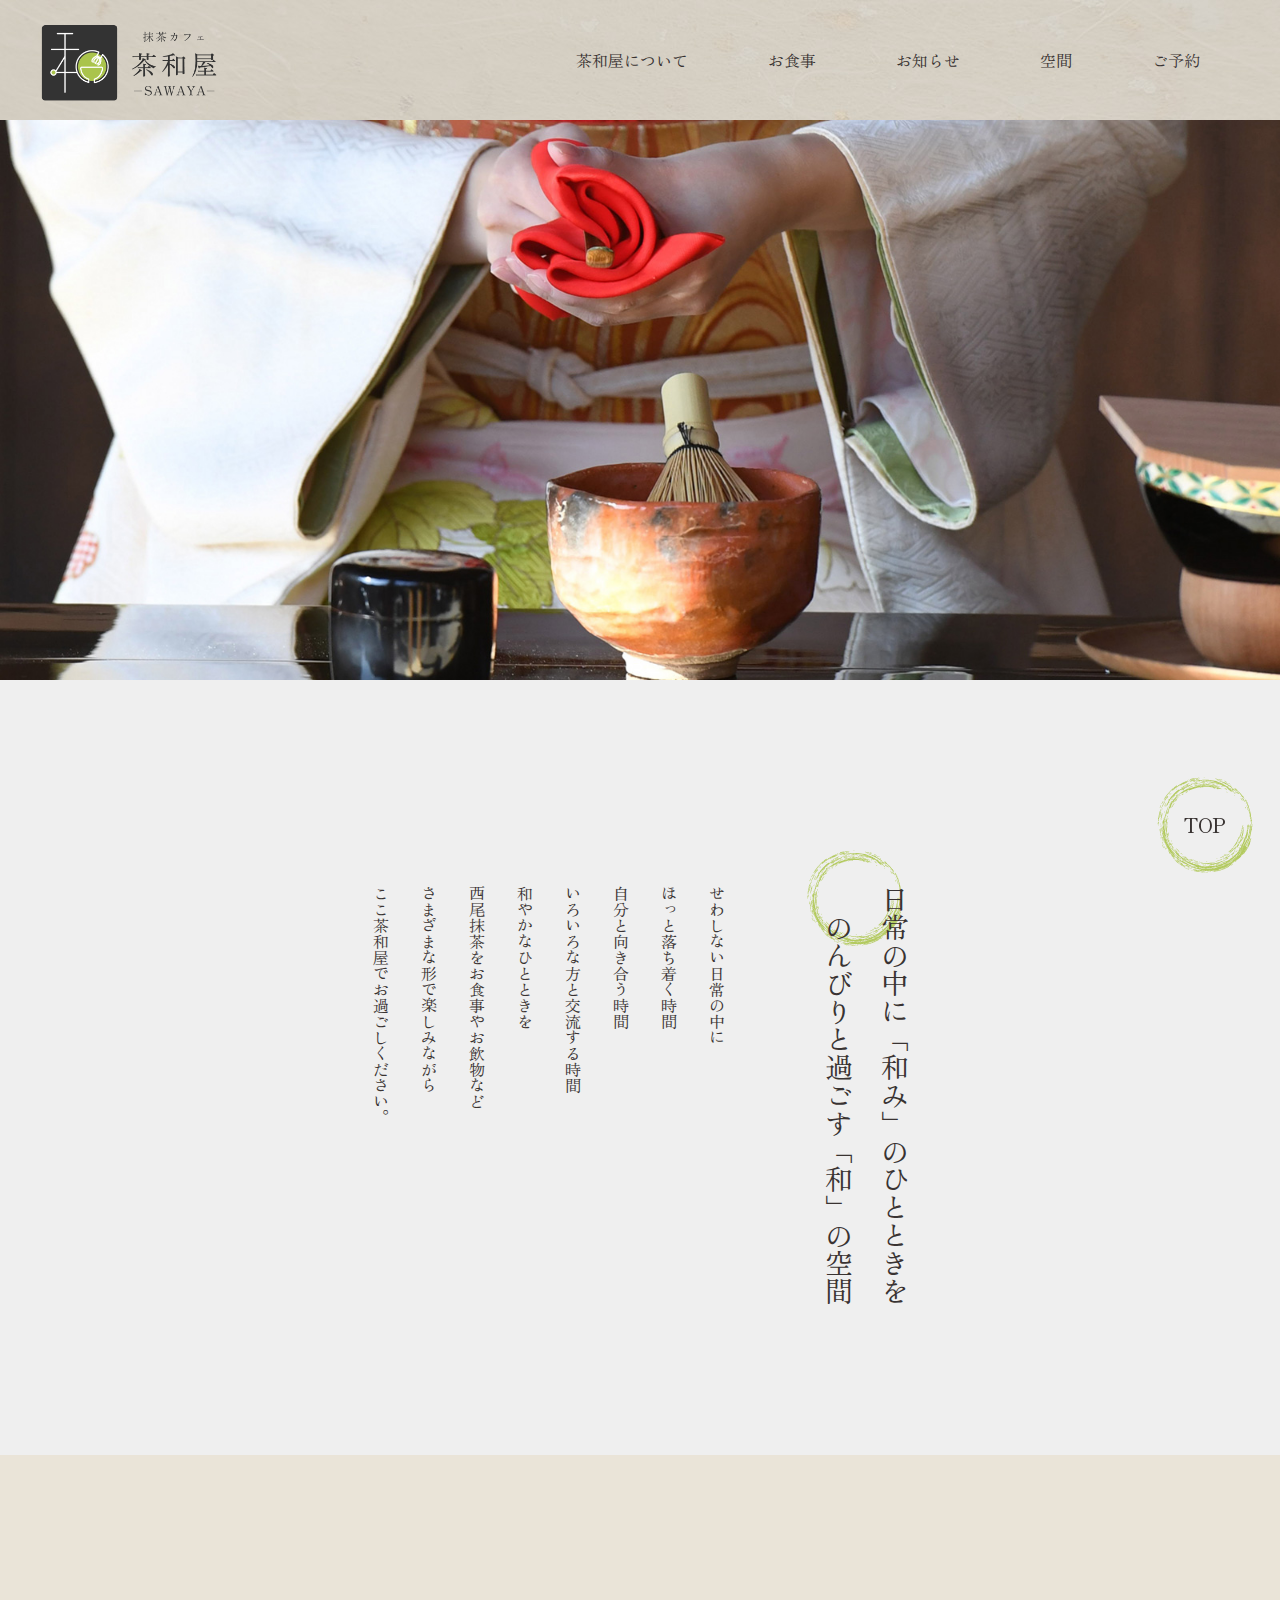
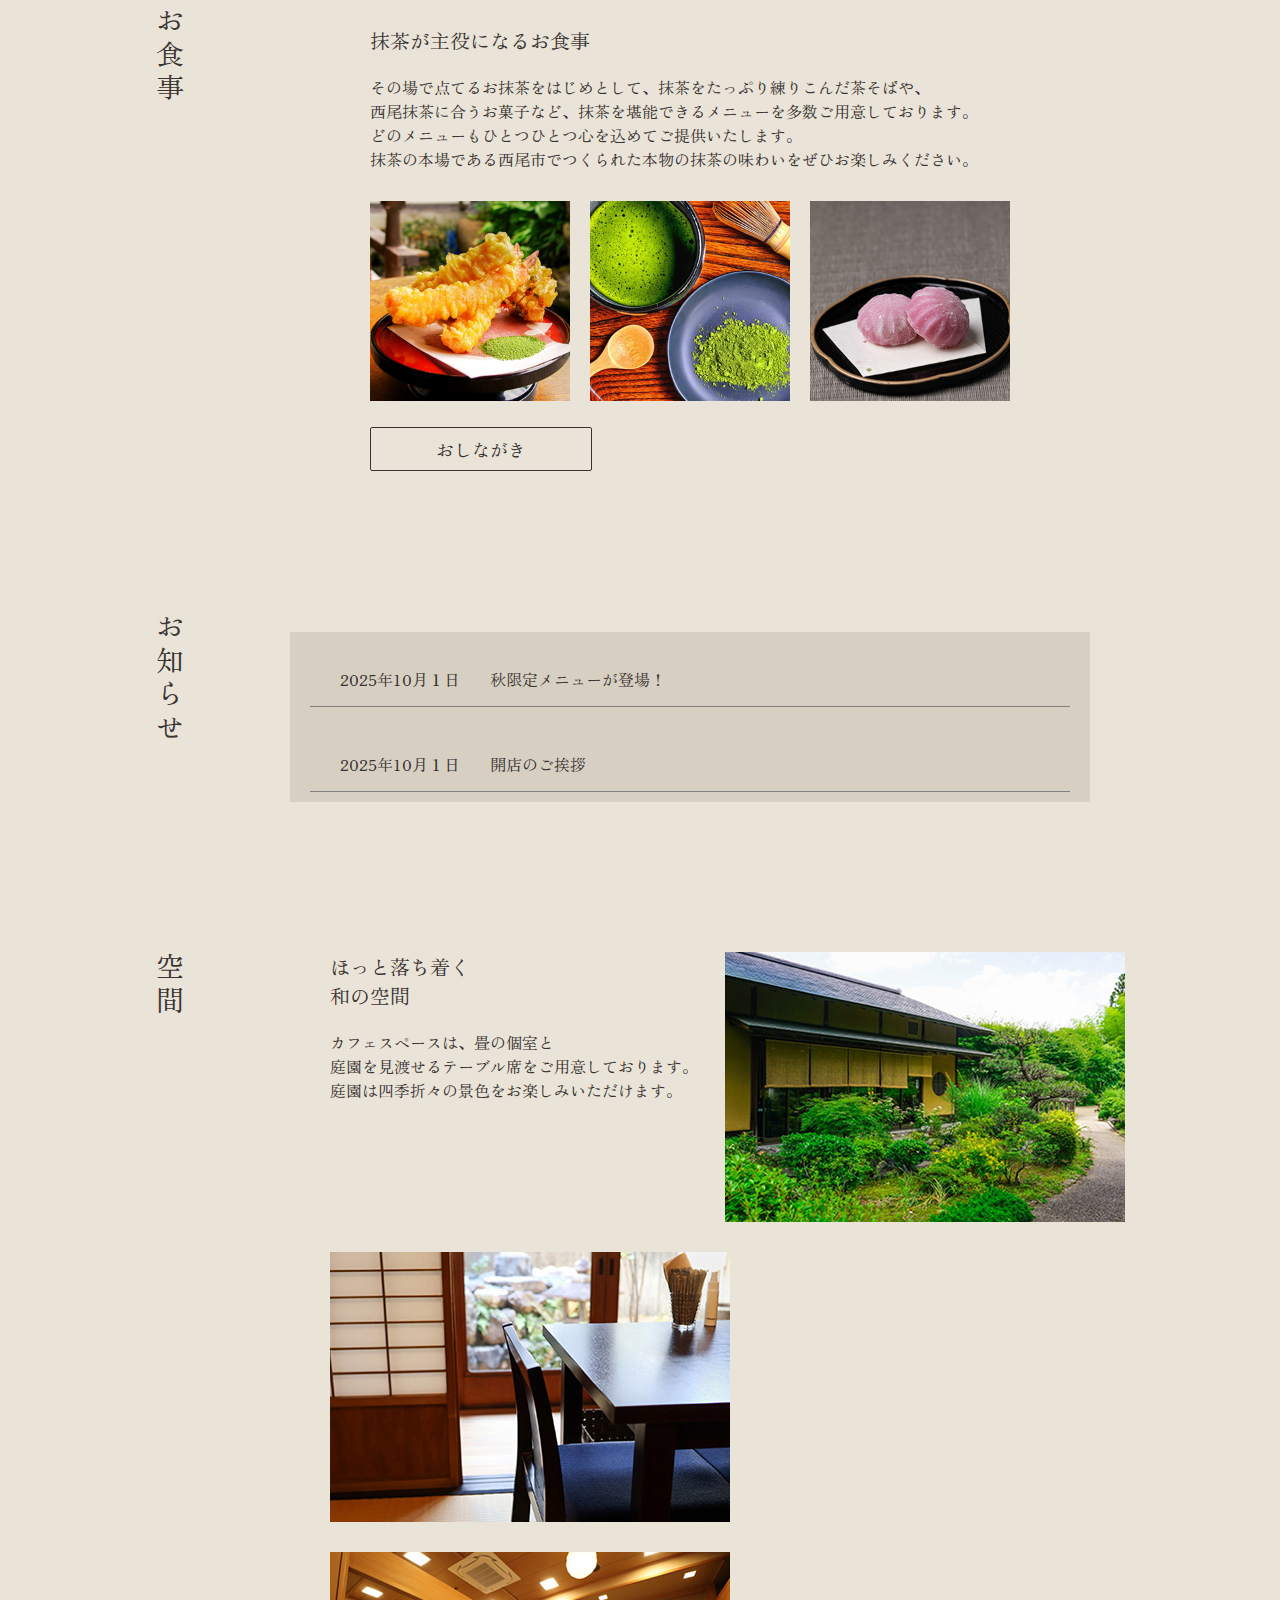
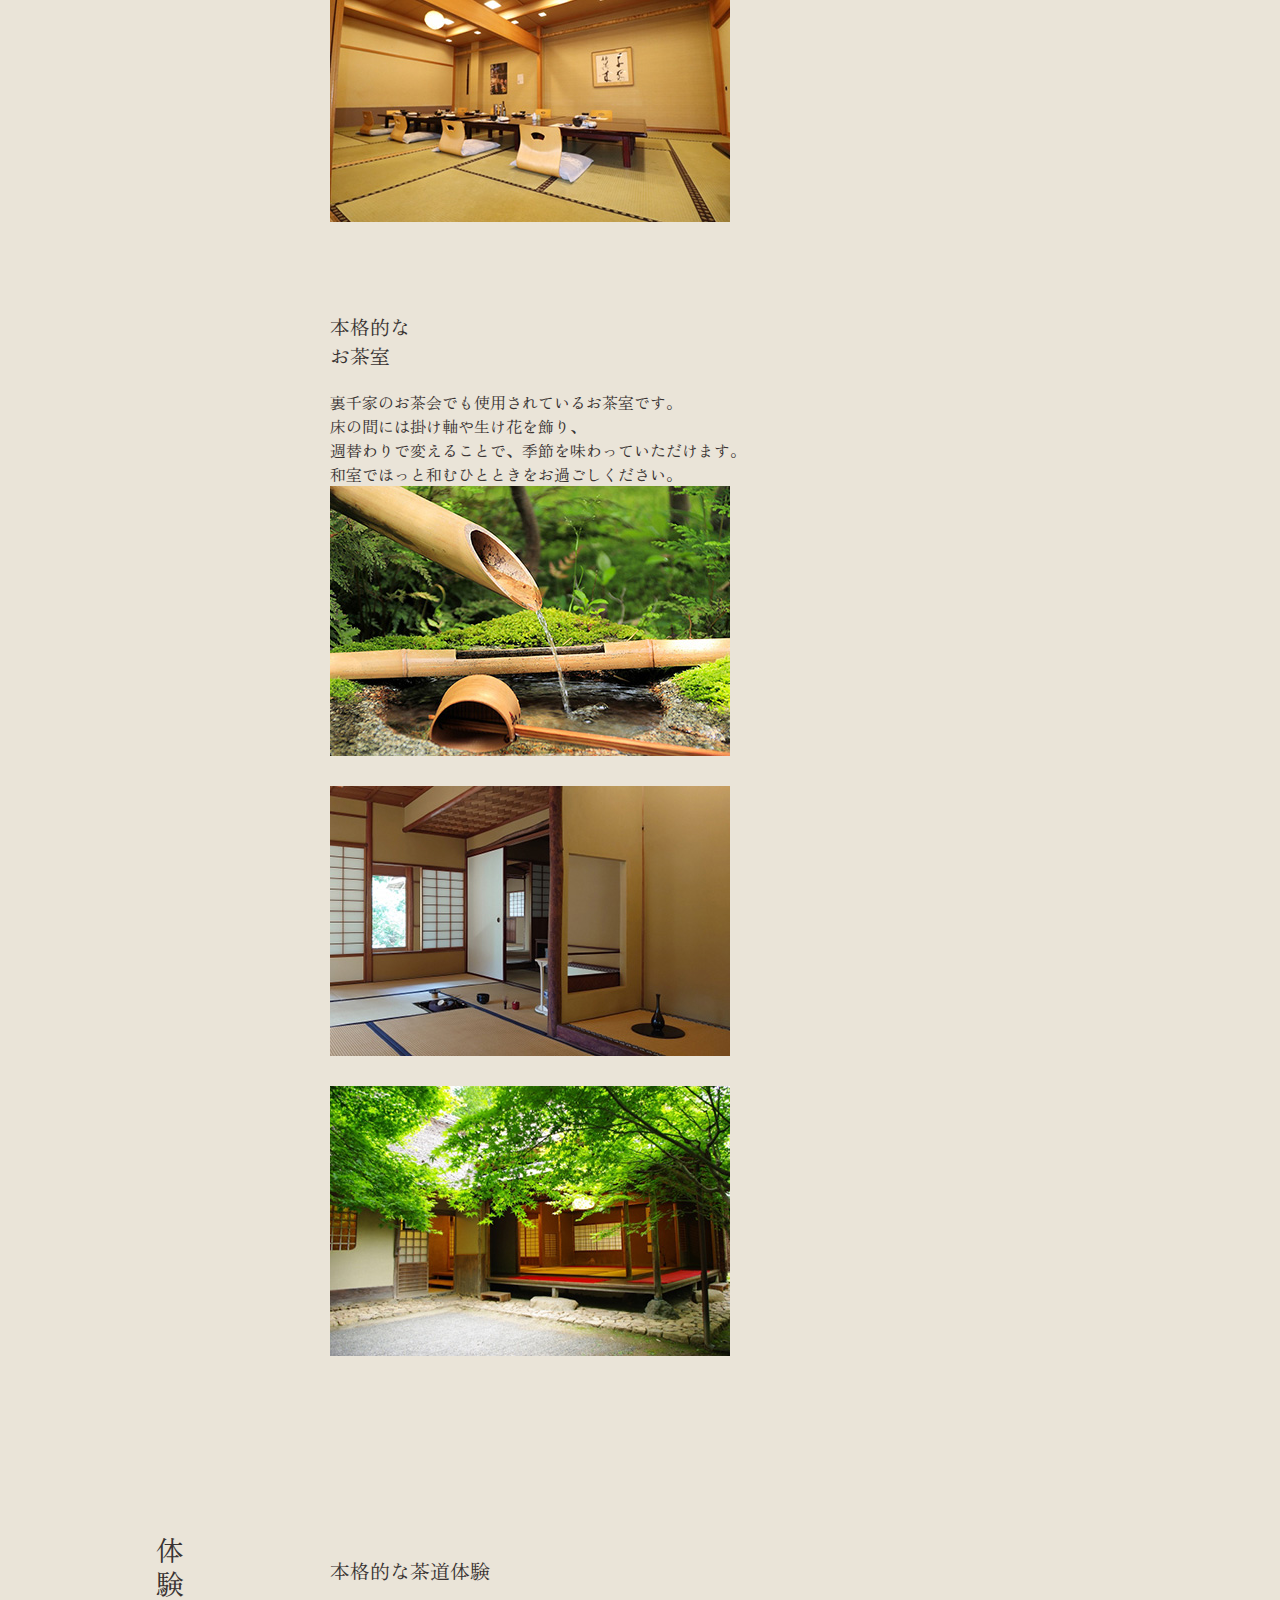
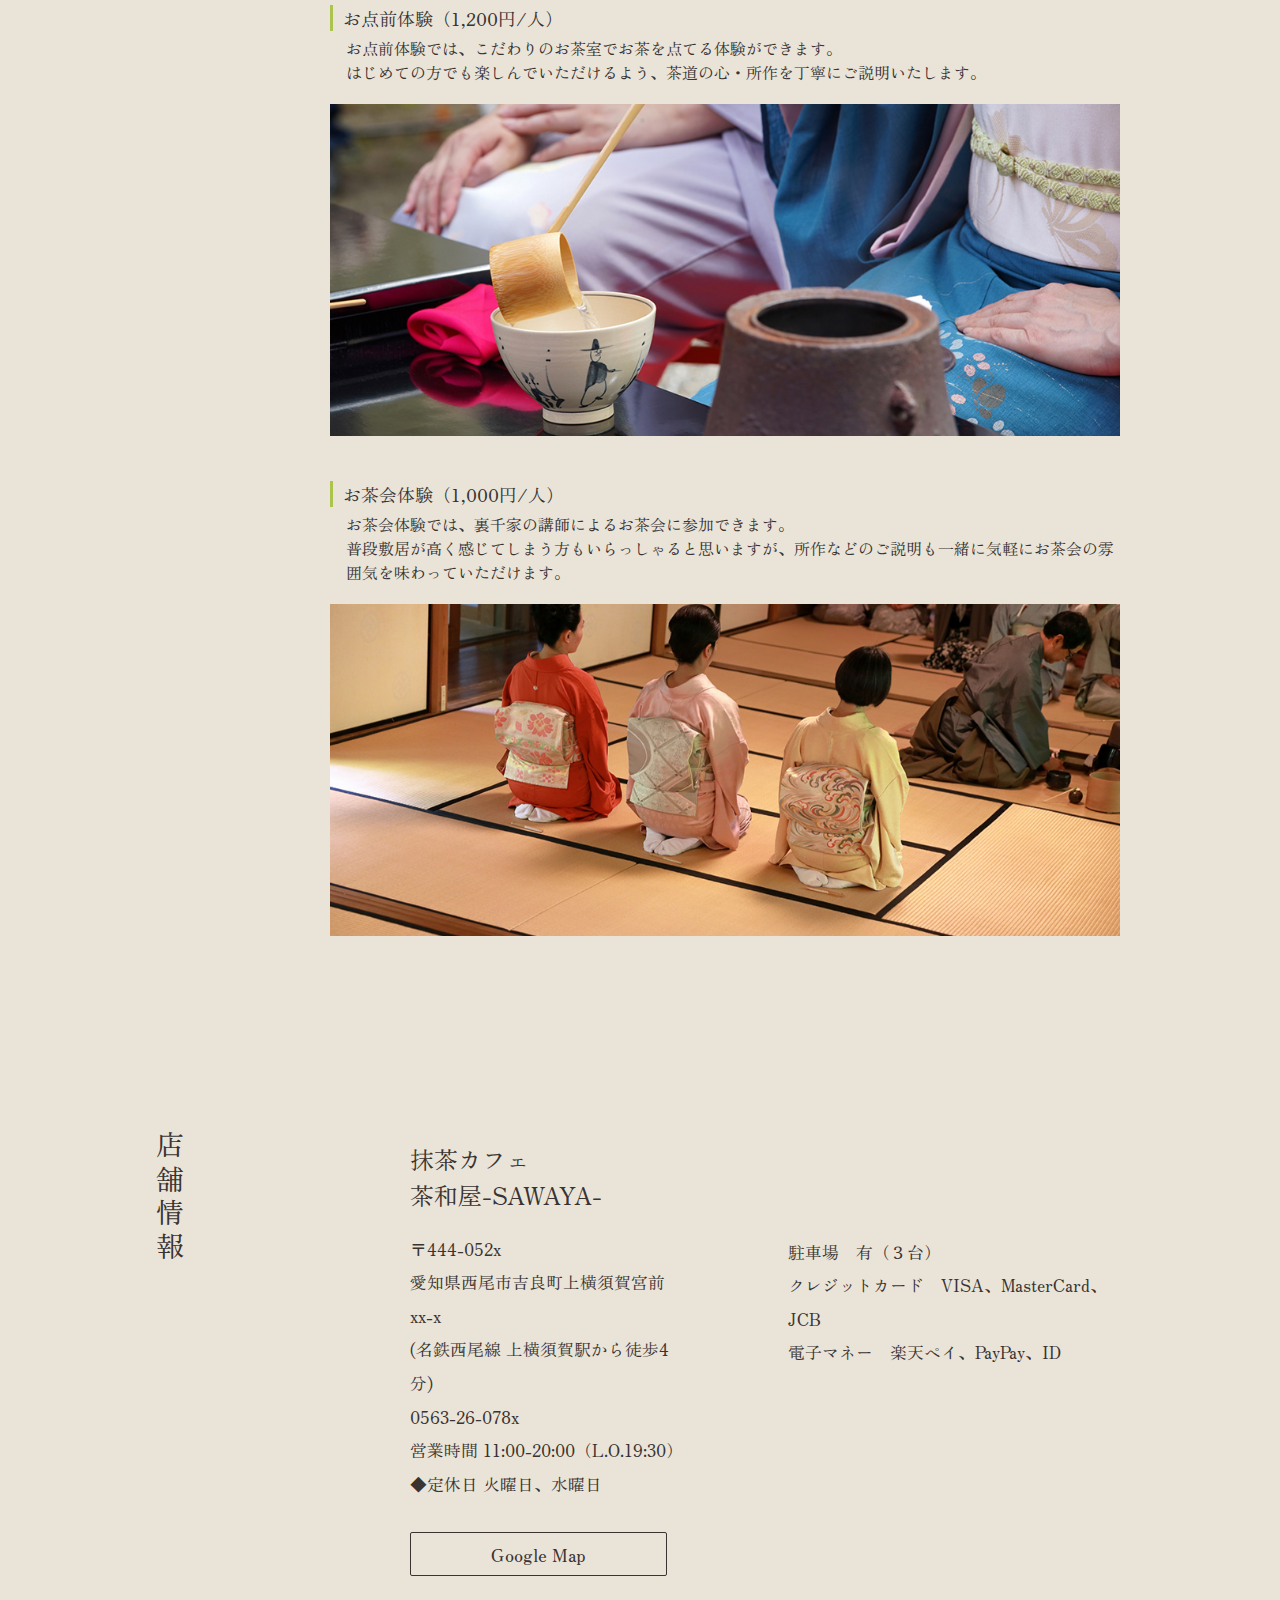
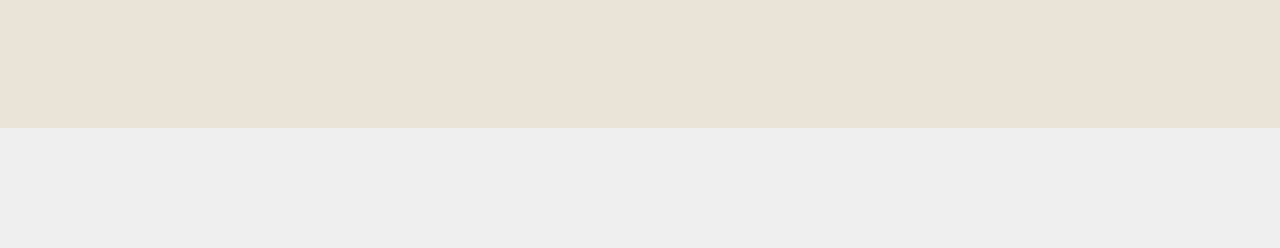
<file: index.html>
<!doctype html>
<html lang="ja">

<head>
    <meta charset="UTF-8">
    <meta name="viewport" content="width=device-width" ,initial-scale="1.0">
    <meta name="robots" content="noindex,nofollow">
    <title>抹茶カフェ 茶和屋 SAWAYA</title>
    <link rel="icon" href="https://mutose.github.io/portfolio01/favicon.png" type="image/png">
    <link rel="stylesheet" href="https://mutose.github.io/portfolio01
/reset.css">
    <link rel="stylesheet" href="https://mutose.github.io/portfolio01
/style.css">
    <link rel="preconnect" href="https://fonts.googleapis.com">
    <link rel="preconnect" href="https://fonts.gstatic.com" crossorigin>
    <link
        href="https://fonts.googleapis.com/css2?family=Zen+Kurenaido&family=Zen+Maru+Gothic&family=Zen+Old+Mincho&display=swap"
        rel="stylesheet">
</head>

<body>
    <header>
        <div class="header">
            <h1 id="link_top"><a href="index.html"><img src="https://mutose.github.io/portfolio01
/logo.png" alt="茶和屋"></a></h1>

            <nav>
                <ul class="global_navigation">
                    <li><a href="#about">茶和屋について</a></li>
                    <li><a href="#menu">お食事</a></li>
                    <li><a href="#news">お知らせ</a></li>
                    <li><a href="#room">空間</a></li>
                    <li><a href="reserve.html" target="_blank">ご予約</a></li>
                </ul>
            </nav>
        </div>
    </header>

    <div class="keyvisual"><img src="https://mutose.github.io/portfolio01/keyvisual01.jpg" alt=""><img src="https://mutose.github.io/portfolio01/keyvisual02.jpg" alt=""></div>
    <div class="top_button"><a href="#link_top">TOP</a></div>
    <main>
        <section class="about">
            <div>
                <h2 id="about">日常の中に「和み」のひとときを<br>　のんびりと過ごす「和」の空間</h2>
                <p>せわしない日常の中に<br>
                    ほっと落ち着く時間<br>
                    自分と向き合う時間<br>
                    いろいろな方と交流する時間<br>
                    和やかなひとときを<br>
                    西尾抹茶をお食事やお飲物など<br>
                    さまざまな形で楽しみながら<br>
                    ここ茶和屋でお過ごしください。
                </p>
            </div>
        </section>

        <div class="background">
            <section class="menu">
                <div class="menu_container">
                    <div class="menu_item">
                        <h2 id="menu">お食事</h2>
                    </div>
                    <div class="menu_item menu_detail">
                        <h3>抹茶が主役になるお食事</h3>
                        <p>その場で点てるお抹茶をはじめとして、抹茶をたっぷり練りこんだ茶そばや、<br>
                            西尾抹茶に合うお菓子など、抹茶を堪能できるメニューを多数ご用意しております。<br>
                            どのメニューもひとつひとつ心を込めてご提供いたします。<br>
                            抹茶の本場である西尾市でつくられた本物の抹茶の味わいをぜひお楽しみください。
                        </p>

                        <ul>
                            <li><img src="https://mutose.github.io/portfolio01/menu_food.jpg" alt="お料理"></li>
                            <li><img src="https://mutose.github.io/portfolio01/menu_drink.jpg" alt="お飲み物"></li>
                            <li><img src="https://mutose.github.io/portfolio01/menu_sweets.jpg" alt="甘味"></li>
                        </ul>
                        <div><a href="https://mutose.github.io/portfolio01/menu.pdf" target="_blank">おしながき</a></div>
                    </div>
                </div>
            </section>



            <section class="news">
                <div>
                    <h2 id="news">お知らせ</h2>

                    <dl>
                        <dt><time datetime="2025-10-1">2025年10月１日</time></dt>
                        <dd><a href="autum_menu.html" target="_blank">秋限定メニューが登場！</a></dd>

                        <dt><time datetime="2025-10-1">2025年10月１日</time></dt>
                        <dd><a href="open.html" target="_blank">開店のご挨拶</a></dd>

                    </dl>
                </div>
            </section>




            <section class="room">
                <div class="room_container">
                    <div class="room_item">
                        <h2 class="clear" id="room">空間</h2>
                    </div>

                    <div class="room_item room_detail01">
                        <ul class="cafe_space">
                            <li>
                                <h3>ほっと落ち着く<br>
                                    和の空間</h3>
                                <p>カフェスペースは、畳の個室と<br>
                                    庭園を見渡せるテーブル席をご用意しております。<br>
                                    庭園は四季折々の景色をお楽しみいただけます。</p>
                            </li>

                            <li><img src="https://mutose.github.io/portfolio01/room01.jpg" alt="カフェスペース"></li>
                            <li><img src="https://mutose.github.io/portfolio01/room02.jpg" alt="カフェスペース"></li>
                            <li><img src="https://mutose.github.io/portfolio01/room03.jpg" alt="カフェスペース"></li>
                        </ul>
                        <ul class="tea_room">
                            <li>
                                <h3>本格的な<br>
                                    お茶室</h3>
                                <p>裏千家のお茶会でも使用されているお茶室です。<br>
                                    床の間には掛け軸や生け花を飾り、<br>
                                    週替わりで変えることで、季節を味わっていただけます。<br>
                                    和室でほっと和むひとときをお過ごしください。
                                </p>
                            </li>


                            <li><img src="https://mutose.github.io/portfolio01/room04.jpg" alt="茶室"></li>
                            <li><img src="https://mutose.github.io/portfolio01/room05.jpg" alt="茶室"></li>
                            <li><img src="https://mutose.github.io/portfolio01/room06.jpg" alt="茶室"></li>

                        </ul>
                    </div>
                </div>


            </section>

            <section class="experience">
                <div class="experience_container">
                    <div class="experience_item experience_detail01">
                        <h2>体験</h2>
                    </div>

                    <div class="experience_item experience_detail02">
                        <h3>本格的な茶道体験</h3>
                        <h4>お点前体験（1,200円/人）</h4>
                        <p>お点前体験では、こだわりのお茶室でお茶を点てる体験ができます。<br>
                            はじめての方でも楽しんでいただけるよう、茶道の心・所作を丁寧にご説明いたします。</p>
                        <img src="https://mutose.github.io/portfolio01/otemae.jpg" alt="お点前">
                        <h4>お茶会体験（1,000円/人）</h4>
                        <p>お茶会体験では、裏千家の講師によるお茶会に参加できます。<br>
                            普段敷居が高く感じてしまう方もいらっしゃると思いますが、所作などのご説明も一緒に気軽にお茶会の雰囲気を味わっていただけます。</p>
                        <img src="https://mutose.github.io/portfolio01/tea_party.jpg" alt="お茶会">
                    </div>
                </div>
            </section>


            <section class="information">
                <div class="information_container">
                    <div class="information_item">
                        <h2 id="information">店舗情報</h2>
                    </div>
                    <div class="information_item information_detail01">
                        <h3>抹茶カフェ<br>茶和屋-SAWAYA-</h3>
                        <p>
                            〒444-052x<br>
                            愛知県西尾市吉良町上横須賀宮前xx-x<br>
                            (名鉄西尾線 上横須賀駅から徒歩4分)<br>
                            0563-26-078x<br>
                            営業時間 11:00-20:00（L.O.19:30）<br>
                            ◆定休日 火曜日、水曜日<br>
                        </p>
                        <div>
                            <a href="https://www.google.co.jp/maps/place/%E3%80%92444-0521+%E6%84%9B%E7%9F%A5%E7%9C%8C%E8%A5%BF%E5%B0%BE%E5%B8%82%E5%90%89%E8%89%AF%E7%94%BA%E4%B8%8A%E6%A8%AA%E9%A0%88%E8%B3%80%E5%AE%AE%E8%85%B0%EF%BC%95%EF%BC%90/@34.8316644,137.0711945,17z/data=!3m1!4b1!4m6!3m5!1s0x6004946b60899845:0xc852134d1b6c6d29!8m2!3d34.8316613!4d137.0730152!16s%2Fg%2F11clrlr072?entry=ttu&g_ep=EgoyMDI1MDgyNC4wIKXMDSoASAFQAw%3D%3D"
                                target="_blank">Google Map</a>
                        </div>
                    </div>
                    <div class="information_item information_detail02">
                        <p>駐車場　有（３台）<br>
                            クレジットカード　VISA、MasterCard、JCB<br>
                            電子マネー　楽天ペイ、PayPay、ID
                        </p>
                    </div>
                </div>
        </div>
        </section>
        </div>

        <section class="reserve">
            <div class="reserve_container">
                <div class="reserve_item">
                    <h2 id="reserve">ご予約</h2>
                </div>
                <div class="reserve_item reserve_detail01">
                    <p><a href="reserve.html" target="_blank">ご予約はこちらから</a></p>
                </div>
        </section>
        </div>





    </main>

    <footer class="footer">
        <div class="footer_container">
            <div class="footer_item.">
                <div class="footer_logo">
                    <img src="https://mutose.github.io/portfolio01/logo.png" alt="">
                </div>

                <table class="footer_information">
                    <tr>
                        <th>住所</th>
                        <td>〒444-052x 愛知県西尾市吉良町上横須賀宮前xx-x<br>
                            (名鉄西尾線 上横須賀駅から徒歩4分)</td>
                    </tr>
                    <tr>
                        <th>営業時間</th>
                        <td>11:00-20:00（L.O.19:30）</td>
                    </tr>
                    <tr>
                        <th>定休日</th>
                        <td>火曜日、水曜日</td>
                    </tr>
                    <tr>
                        <th>電話番号</th>
                        <td>0563-26-078x</td>
                    </tr>
                </table>

                <ul class="sns">
                    <li><a href="#"><img src="https://mutose.github.io/portfolio01/sns_instagram.png" alt="インスタグラム"></a></li>
                    <li><a href="#"><img src="https://mutose.github.io/portfolio01/sns_line.png" alt="ライン"></a></li>
                </ul>
            </div>

            <div class="footer_item">
                <ul class="footer_navigation">
                    <li><a href="#about">茶和屋について</a></li>
                    <li><a href="#menu">お食事</a></li>
                    <li><a href="#news">お知らせ</a></li>
                    <li><a href="#room">空間</a></li>
                    <li><a href="#information">店舗情報</a></li>
                    <li><a href="reserve.html" target="_blank">ご予約</a></li>
                </ul>
            </div>

            <div class="footer_item">
                <div class="map">
                    <img src="https://mutose.github.io/portfolio01/map.png" alt="地図">
                    <a href="https://www.google.co.jp/maps/place/%E3%80%92444-0521+%E6%84%9B%E7%9F%A5%E7%9C%8C%E8%A5%BF%E5%B0%BE%E5%B8%82%E5%90%89%E8%89%AF%E7%94%BA%E4%B8%8A%E6%A8%AA%E9%A0%88%E8%B3%80%E5%AE%AE%E8%85%B0%EF%BC%95%EF%BC%90/@34.8316644,137.0711945,17z/data=!3m1!4b1!4m6!3m5!1s0x6004946b60899845:0xc852134d1b6c6d29!8m2!3d34.8316613!4d137.0730152!16s%2Fg%2F11clrlr072?entry=ttu&g_ep=EgoyMDI1MDgyNC4wIKXMDSoASAFQAw%3D%3D"
                        target="_blank">Google Map</a>
                </div>
            </div>

        </div>

        <p class="copy"><small>copyrigth &copy;2025 sawaya all rights reserved.</small></p>
    </footer>

</body>

</html>
</file>
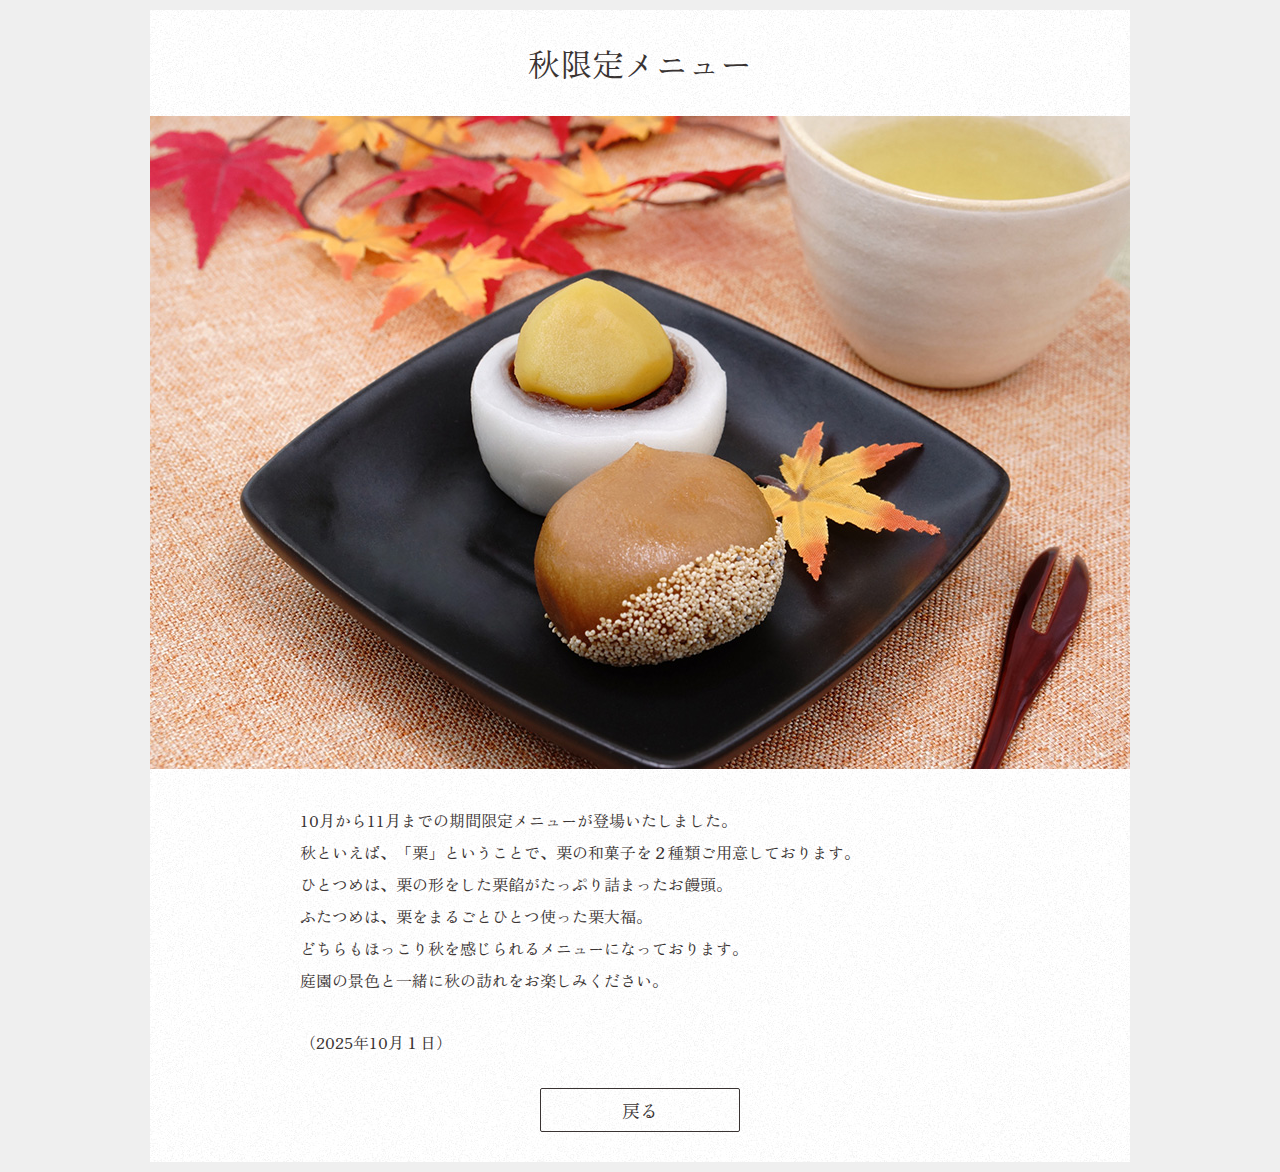
<file: autum_menu.html>
<!doctype html>
<html lang="ja">

<head>
    <meta charset="UTF-8">
    <meta name="viewport" content="width=device-width" ,initial-scale="1.0">
    <meta name="robots" content="noindex,nofollow">
    <title>秋限定メニュー｜ 茶和屋 SAWAYA</title>
    <link rel="icon" href="https://mutose.github.io/portfolio01/favicon.png" type="image/png">
    <link rel="stylesheet" href="https://mutose.github.io/portfolio01/reset.css">
    <link rel="stylesheet" href="https://mutose.github.io/portfolio01/style.css">
    <link rel="preconnect" href="https://fonts.googleapis.com">
    <link rel="preconnect" href="https://fonts.gstatic.com" crossorigin>
    <link
        href="https://fonts.googleapis.com/css2?family=Zen+Kurenaido&family=Zen+Maru+Gothic&family=Zen+Old+Mincho&display=swap"
        rel="stylesheet">
</head>

<body>
    <article class="news_article autum_menu">
        <h1>秋限定メニュー</h1>
        <div><img src="https://mutose.github.io/portfolio01/autum_menu.jpg" alt="秋限定の栗の和菓子"></div>
        <p>10月から11月までの期間限定メニューが登場いたしました。<br>
            秋といえば、「栗」ということで、栗の和菓子を２種類ご用意しております。<br>
            ひとつめは、栗の形をした栗餡がたっぷり詰まったお饅頭。<br>
            ふたつめは、栗をまるごとひとつ使った栗大福。<br>
            どちらもほっこり秋を感じられるメニューになっております。<br>
            庭園の景色と一緒に秋の訪れをお楽しみください。
        </p>
        <p><time datetime="2025-10-1">（2025年10月１日）</time></p>
        <div><a href="index.html">戻る</a></div>
    </article>

</body>

</html>
</file>
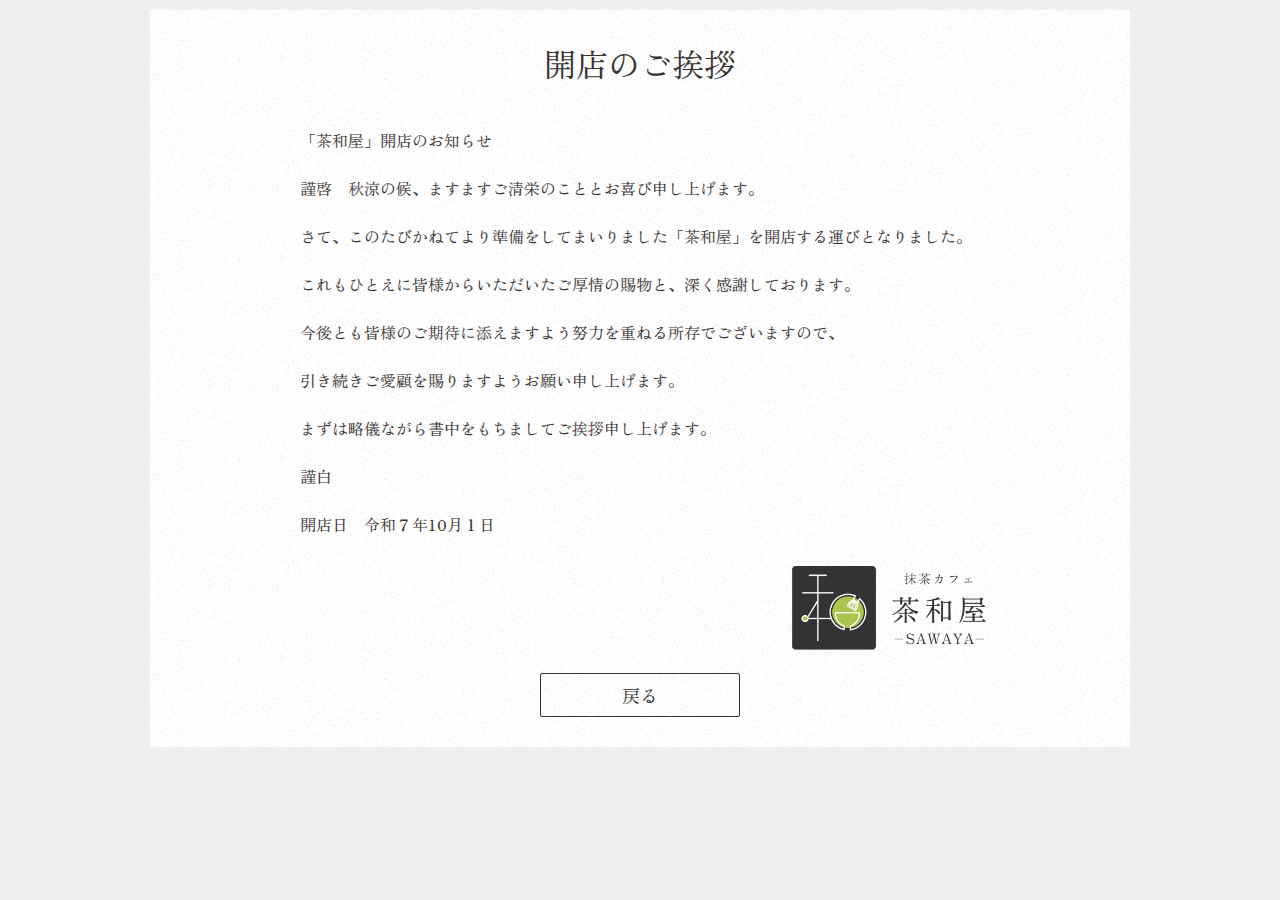
<file: open.html>
<!doctype html>
<html lang="ja">

<head>
    <meta charset="UTF-8">
    <meta name="viewport" content="width=device-width" ,initial-scale="1.0">
    <meta name="robots" content="noindex,nofollow">
    <title>開店のご挨拶｜ 茶和屋 SAWAYA</title>
    <link rel="icon" href="https://mutose.github.io/portfolio01/favicon.png" type="image/png">
    <link rel="stylesheet" href="https://mutose.github.io/portfolio01/reset.css">
    <link rel="stylesheet" href="https://mutose.github.io/portfolio01/style.css">
    <link rel="preconnect" href="https://fonts.googleapis.com">
    <link rel="preconnect" href="https://fonts.gstatic.com" crossorigin>
    <link
        href="https://fonts.googleapis.com/css2?family=Zen+Kurenaido&family=Zen+Maru+Gothic&family=Zen+Old+Mincho&display=swap"
        rel="stylesheet">
</head>

<body>
    <article class="news_article open_greeting">
        <h1>開店のご挨拶</h1>
        <p>「茶和屋」開店のお知らせ<br>
            謹啓　秋涼の候、ますますご清栄のこととお喜び申し上げます。<br>
            さて、このたびかねてより準備をしてまいりました「茶和屋」を開店する運びとなりました。<br>
            これもひとえに皆様からいただいたご厚情の賜物と、深く感謝しております。<br>
            今後とも皆様のご期待に添えますよう努力を重ねる所存でございますので、<br>
            引き続きご愛顧を賜りますようお願い申し上げます。<br>
            まずは略儀ながら書中をもちましてご挨拶申し上げます。<br>
            謹白<br>
            開店日　令和７年10月１日<br>
        </p>
        <div><img src="https://mutose.github.io/portfolio01/logo.png" alt="ロゴ"></div>
        <div><a href="index.html">戻る</a></div>
    </article>

</body>

</html>
</file>
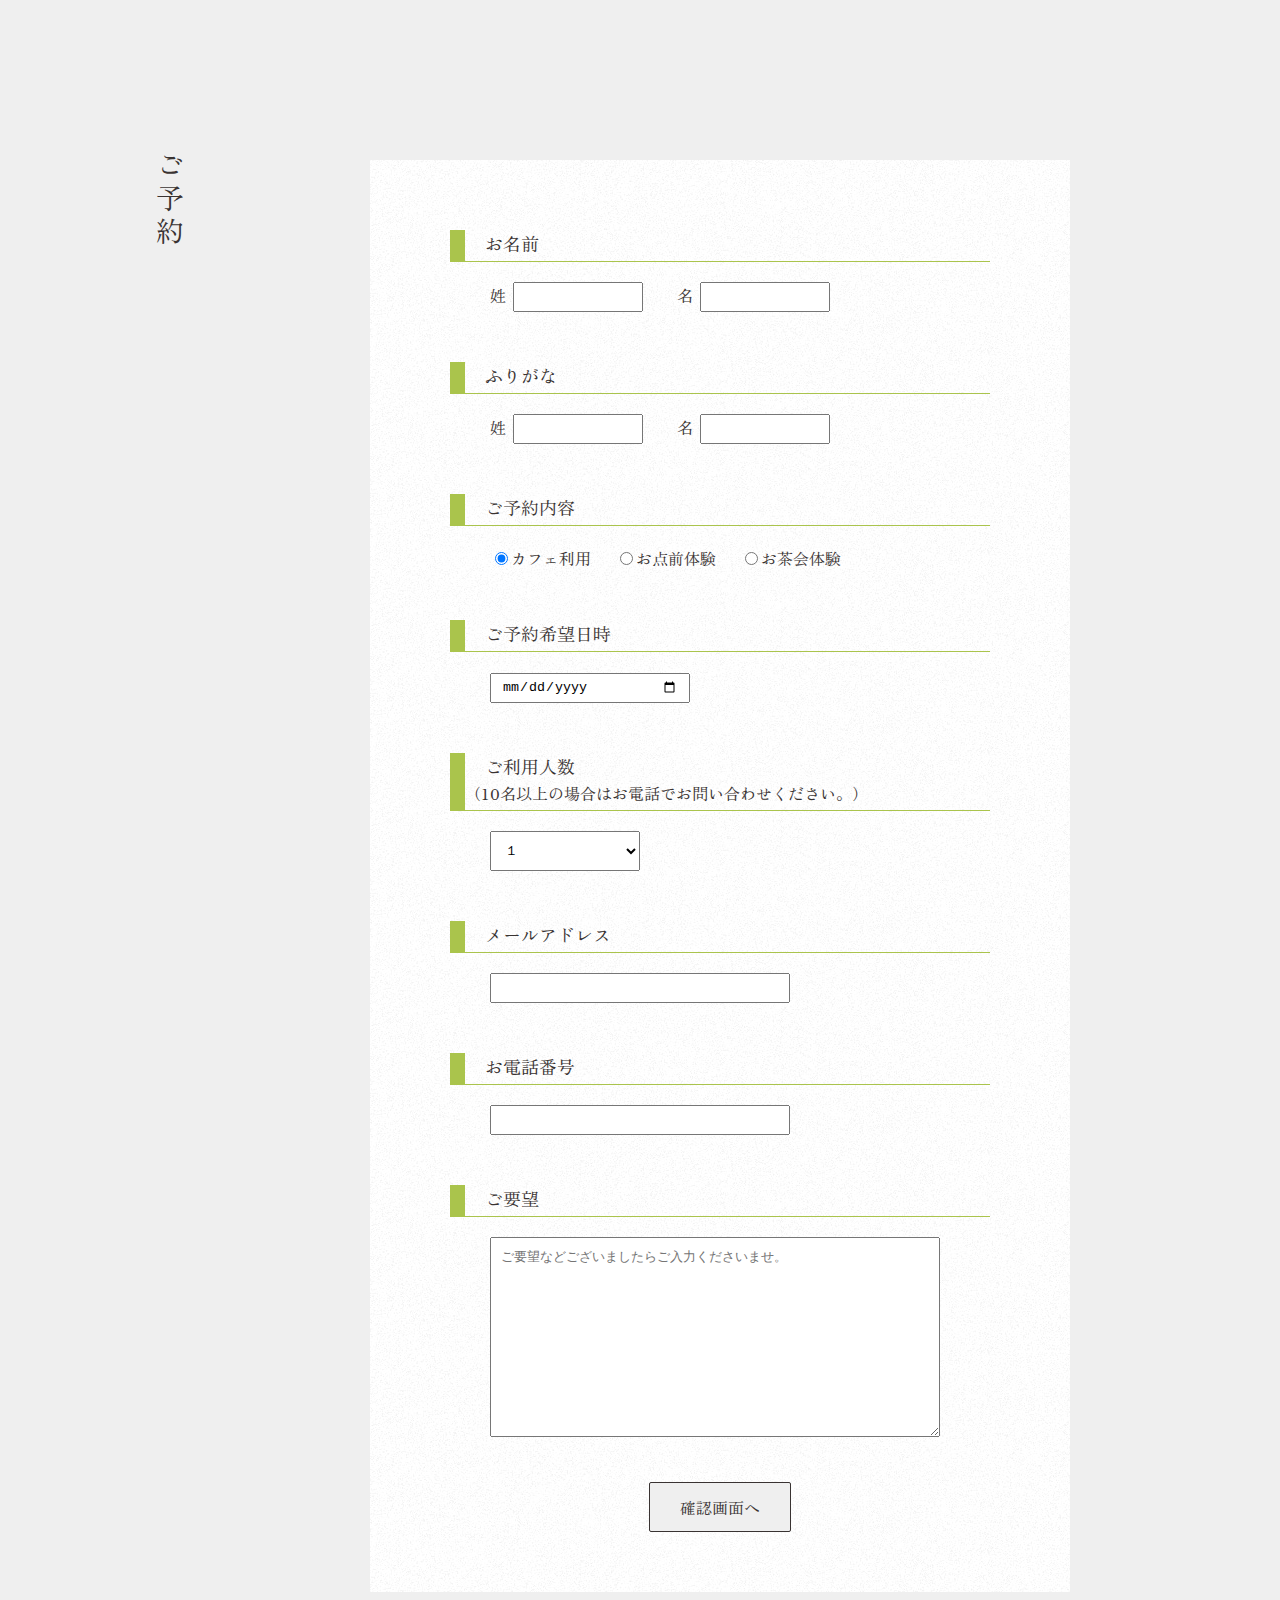
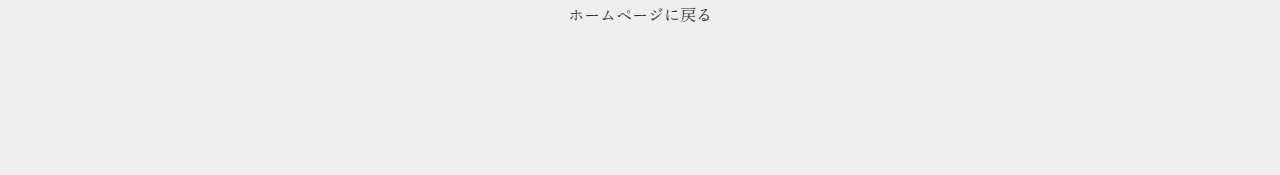
<file: reserve.html>
<!doctype html>
<html lang="ja">

<head>
    <meta charset="UTF-8">
    <meta name="viewport" content="width=device-width" ,initial-scale="1.0">
    <meta name="robots" content="noindex,nofollow">
    <title>ご予約｜茶和屋 SAWAYA</title>
    <link rel="icon" href="https://mutose.github.io/portfolio01/favicon.png" type="image/png">
    <link rel="stylesheet" href="https://mutose.github.io/portfolio01/reset.css">
    <link rel="stylesheet" href="https://mutose.github.io/portfolio01/style.css">
    <link rel="preconnect" href="https://fonts.googleapis.com">
    <link rel="preconnect" href="https://fonts.gstatic.com" crossorigin>
    <link
        href="https://fonts.googleapis.com/css2?family=Zen+Kurenaido&family=Zen+Maru+Gothic&family=Zen+Old+Mincho&display=swap"
        rel="stylesheet">
</head>

<body>
    <main>
        <section class="reserve">
            <div class="reserve_container">
                <div class="reserve_item">
                    <h2 id="reserve">ご予約</h2>
                </div>
                <div class="reserve_item reserve_detail02">
                    <form action="example.php" method="post" name="reserve-form" class="form">
                        <dl>
                            <dt>お名前</dt>
                            <dd>
                                <label for="last_name">姓</label><input type="text" id="last_name" required>
                                <label for="first_name">名</label><input type="text" id="first_name" required>
                            </dd>

                            <dt>ふりがな</dt>
                            <dd>
                                <label for="last_name_furigana">姓</label><input type="text" id="last_name_furigana"
                                    required>
                                <label for="first_name_furigana">名</label><input type="text" id="first_name_furigana"
                                    required>
                            </dd>

                            <dt>ご予約内容</dt>
                            <dd>
                                <input type="radio" name="detail" value="cafe" checked id="cafe"><label
                                    for="cafe">カフェ利用</label>
                                <input type="radio" name="detail" value="sadou" id="otemae"><label
                                    for="otemae">お点前体験</label>
                                <input type="radio" name="detail" value="sadou" id="tea_party"><label
                                    for="tea_party">お茶会体験</label>
                            </dd>

                            <dt>ご予約希望日時</dt>
                            <dd><input type="date" required></dd>

                            <dt>ご利用人数<br><span>（10名以上の場合はお電話でお問い合わせください。）</span></dt>
                            <dd>
                                <select name="number">
                                    <option name="1">１</option>
                                    <option name="1">２</option>
                                    <option name="1">３</option>
                                    <option name="1">４</option>
                                    <option name="1">５</option>
                                    <option name="1">６</option>
                                    <option name="1">７</option>
                                    <option name="1">８</option>
                                    <option name="1">９</option>
                                </select>
                            </dd>

                            <dt>メールアドレス</dt>
                            <dd><input type="email" required></dd>

                            <dt>お電話番号</dt>
                            <dd><input type="tel"></dd>

                            <dt>ご要望</dt>
                            <dd><textarea name="message" placeholder="ご要望などございましたらご入力くださいませ。"></textarea></dd>
                        </dl>

                        <input type="submit" value="確認画面へ">
                </div>
            </div>
            </form>

            <div class="to_top_page"><a href="index.html">ホームページに戻る</a></div>
        </section>
        </div>


    </main>




</body>

</html>
</file>
